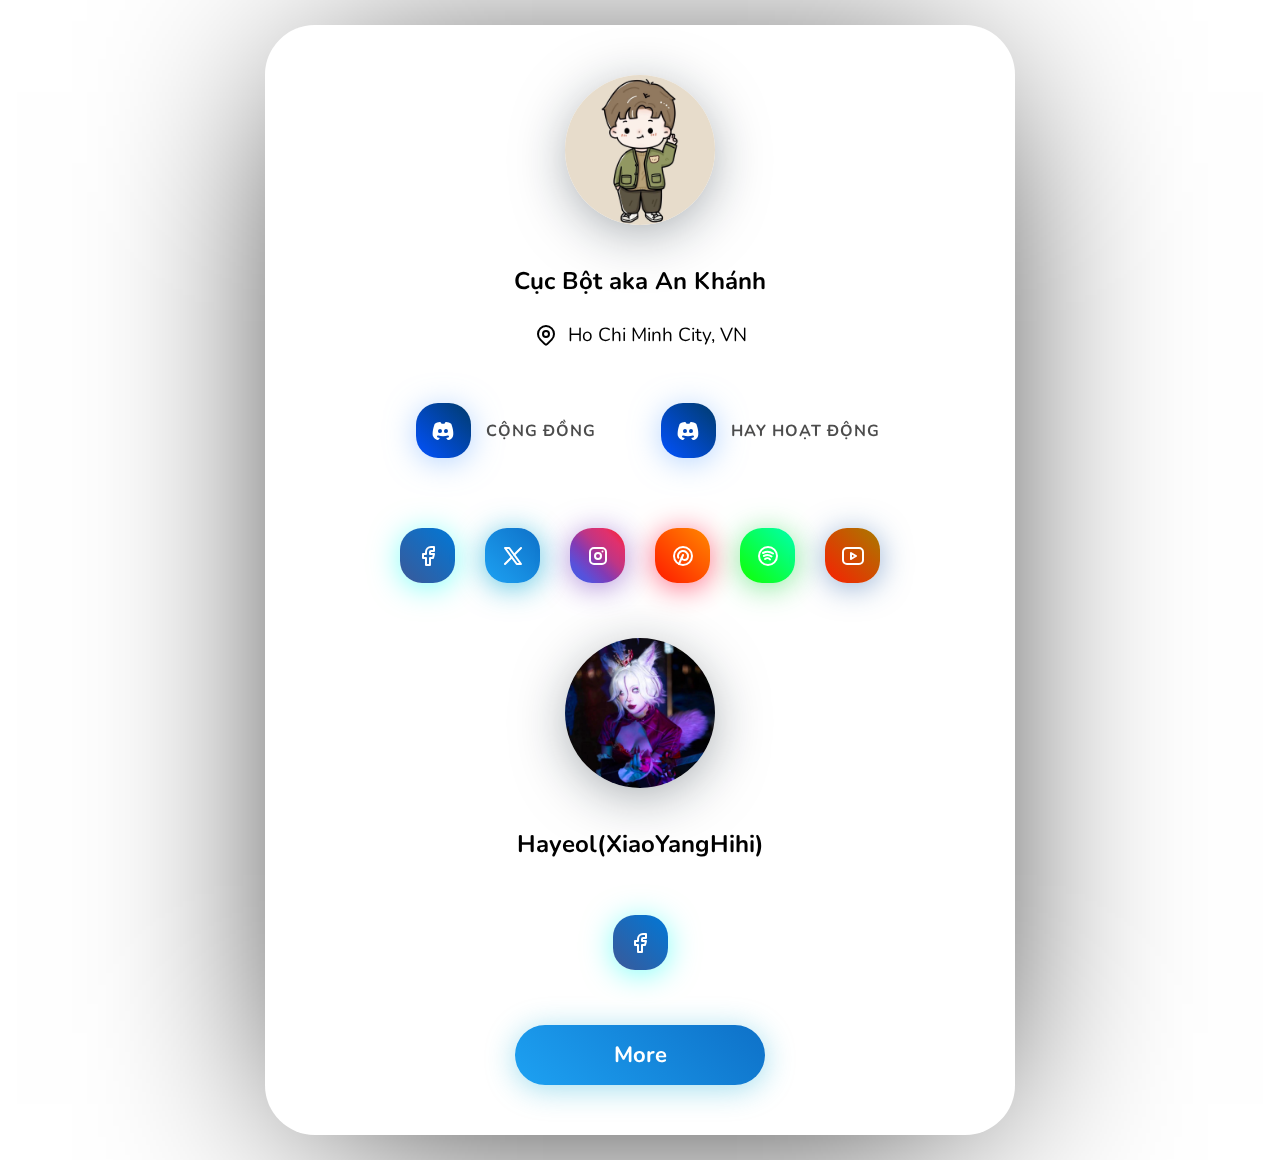
<file: index.html>
<!DOCTYPE html>
<html lang="en">

<head>
  <meta charset="UTF-8" />
  <meta http-equiv="X-UA-Compatible" content="IE=edge" />
  <meta name="viewport" content="width=device-width, initial-scale=1.0" />
  <link rel="icon" type="image/png" href="./images/ayakakhung.webp" />
  <link rel="stylesheet" href="css/reset.css" />
  <link rel="stylesheet" href="css/card.css" />
  <title>Cục Bột</title>
</head>

<body>
  <div class="profile-card">
    <figure class="profile-card__img">
      <img src="/images/some/IMG_0516.webp" alt="Cục Bột" />
    </figure>

    <div class="profile-card__desc">
      <h2>Cục Bột aka An Khánh</h2>
      <div style="display: flex; align-items: center; gap: 10px">
        <svg xmlns="http://www.w3.org/2000/svg" class="icon icon-tabler icon-tabler-map-pin" width="24" height="24"
          viewBox="0 0 24 24" stroke-width="2" stroke="currentColor" fill="none" stroke-linecap="round"
          stroke-linejoin="round">
          <path>  ath stroke="none" d="M0 0h24v24H0z" fill="none"></path>
          <circle cx="12" cy="11" r="3"></circle>
          <path d="M17.657 16.657l-4.243 4.243a2 2 0 0 1 -2.827 0l-4.244 -4.243a8 8 0 1 1 11.314 0z"></path>
        </svg>
        <span>Ho Chi Minh City, VN</span>
      </div>
    </div>

    <div class="profile-card__info">
      <div class="profile-card__social">
        <a href="http://discord.gg/yPwbEa8HYP" class="discord" target="_blank" title="Discord">
          <svg xmlns="http://www.w3.org/2000/svg" class="icon icon-tabler icon-tabler-brand-discord-filled" width="24"
            height="24" viewBox="0 0 24 24" stroke-width="2" stroke="#ffffff" fill="none" stroke-linecap="round"
            stroke-linejoin="round">
            <path stroke="none" d="M0 0h24v24H0z" fill="none" />
            <path
              d="M14.983 3l.123 .006c2.014 .214 3.527 .672 4.966 1.673a1 1 0 0 1 .371 .488c1.876 5.315 2.373 9.987 1.451 12.28c-1.003 2.005 -2.606 3.553 -4.394 3.553c-.732 0 -1.693 -.968 -2.328 -2.045a21.512 21.512 0 0 0 2.103 -.493a1 1 0 1 0 -.55 -1.924c-3.32 .95 -6.13 .95 -9.45 0a1 1 0 0 0 -.55 1.924c.717 .204 1.416 .37 2.103 .494c-.635 1.075 -1.596 2.044 -2.328 2.044c-1.788 0 -3.391 -1.548 -4.428 -3.629c-.888 -2.217 -.39 -6.89 1.485 -12.204a1 1 0 0 1 .371 -.488c1.439 -1.001 2.952 -1.459 4.966 -1.673a1 1 0 0 1 .935 .435l.063 .107l.651 1.285l.137 -.016a12.97 12.97 0 0 1 2.643 0l.134 .016l.65 -1.284a1 1 0 0 1 .754 -.54l.122 -.009zm-5.983 7a2 2 0 0 0 -1.977 1.697l-.018 .154l-.005 .149l.005 .15a2 2 0 1 0 1.995 -2.15zm6 0a2 2 0 0 0 -1.977 1.697l-.018 .154l-.005 .149l.005 .15a2 2 0 1 0 1.995 -2.15z"
              stroke-width="0" fill="currentColor" />
          </svg>
        </a>
        <span>Cộng Đồng</span>
      </div>
      <div class="profile-card__social">
        <a href="https://discord.gg/nxxyCDg" class="discord" target="_blank" title="Discord">
          <svg xmlns="http://www.w3.org/2000/svg" class="icon icon-tabler icon-tabler-brand-discord-filled" width="24"
            height="24" viewBox="0 0 24 24" stroke-width="2" stroke="#ffffff" fill="none" stroke-linecap="round"
            stroke-linejoin="round">
            <path stroke="none" d="M0 0h24v24H0z" fill="none" />
            <path
              d="M14.983 3l.123 .006c2.014 .214 3.527 .672 4.966 1.673a1 1 0 0 1 .371 .488c1.876 5.315 2.373 9.987 1.451 12.28c-1.003 2.005 -2.606 3.553 -4.394 3.553c-.732 0 -1.693 -.968 -2.328 -2.045a21.512 21.512 0 0 0 2.103 -.493a1 1 0 1 0 -.55 -1.924c-3.32 .95 -6.13 .95 -9.45 0a1 1 0 0 0 -.55 1.924c.717 .204 1.416 .37 2.103 .494c-.635 1.075 -1.596 2.044 -2.328 2.044c-1.788 0 -3.391 -1.548 -4.428 -3.629c-.888 -2.217 -.39 -6.89 1.485 -12.204a1 1 0 0 1 .371 -.488c1.439 -1.001 2.952 -1.459 4.966 -1.673a1 1 0 0 1 .935 .435l.063 .107l.651 1.285l.137 -.016a12.97 12.97 0 0 1 2.643 0l.134 .016l.65 -1.284a1 1 0 0 1 .754 -.54l.122 -.009zm-5.983 7a2 2 0 0 0 -1.977 1.697l-.018 .154l-.005 .149l.005 .15a2 2 0 1 0 1.995 -2.15zm6 0a2 2 0 0 0 -1.977 1.697l-.018 .154l-.005 .149l.005 .15a2 2 0 1 0 1.995 -2.15z"
              stroke-width="0" fill="currentColor" />
          </svg>
        </a>
        <span>Hay hoạt động</span>
      </div>
    </div>

    <div class="profile-card__social">
      <a href="https://www.facebook.com/lihuanganqing" class="facebook" target="_blank" title="Facebook Cá Nhân">
        <svg xmlns="http://www.w3.org/2000/svg" class="icon icon-tabler icon-tabler-brand-facebook" width="24"
          height="24" viewBox="0 0 24 24" stroke-width="2" stroke="currentColor" fill="none" stroke-linecap="round"
          stroke-linejoin="round">
          <path stroke="none" d="M0 0h24v24H0z" fill="none"></path>
          <path d="M7 10v4h3v7h4v-7h3l1 -4h-4v-2a1 1 0 0 1 1 -1h3v-4h-3a5 5 0 0 0 -5 5v2h-3"></path>
        </svg>
      </a>
      <a href="https://twitter.com/ankhanh56" class="x" target="_blank" title="X">
        <svg xmlns="http://www.w3.org/2000/svg" class="icon icon-tabler icon-tabler-brand-x" width="24" height="24"
          viewBox="0 0 24 24" stroke-width="2" stroke="#fff" fill="none" stroke-linecap="round" stroke-linejoin="round">
          <path stroke="none" d="M0 0h24v24H0z" fill="none" />
          <path d="M4 4l11.733 16h4.267l-11.733 -16z" />
          <path d="M4 20l6.768 -6.768m2.46 -2.46l6.772 -6.772" />
        </svg>
      </a>
      <a href="https://www.instagram.com/271.hnahkna" class="instagram" target="_blank" title="Instagram">
        <svg xmlns="http://www.w3.org/2000/svg" class="icon icon-tabler icon-tabler-brand-instagram" width="24"
          height="24" viewBox="0 0 24 24" stroke-width="2" stroke="currentColor" fill="none" stroke-linecap="round"
          stroke-linejoin="round">
          <path stroke="none" d="M0 0h24v24H0z" fill="none"></path>
          <rect x="4" y="4" width="16" height="16" rx="4"></rect>
          <circle cx="12" cy="12" r="3"></circle>
          <line x1="16.5" y1="7.5" x2="16.5" y2="7.501"></line>
        </svg>
      </a>
      <a href="https://pin.it/4P9moPx" class="pinterest" target="_blank" title="Pinterest">
        <svg xmlns="http://www.w3.org/2000/svg" class="icon icon-tabler icon-tabler-brand-pinterest" width="24"
          height="24" viewBox="0 0 24 24" stroke-width="2" stroke="currentColor" fill="none" stroke-linecap="round"
          stroke-linejoin="round">
          <path stroke="none" d="M0 0h24v24H0z" fill="none"></path>
          <line x1="8" y1="20" x2="12" y2="11"></line>
          <path d="M10.7 14c.437 1.263 1.43 2 2.55 2c2.071 0 3.75 -1.554 3.75 -4a5 5 0 1 0 -9.7 1.7"></path>
          <circle cx="12" cy="12" r="9"></circle>
        </svg>
      </a>
      <a href="https://open.spotify.com/user/6bd0x7w8xr2gjrpbefbgyds1w?si=6a99b2d8a6c54960" class="spotify"
        target="_blank" title="Spotify">
        <svg xmlns="http://www.w3.org/2000/svg" class="icon icon-tabler icon-tabler-brand-spotify" width="24"
          height="24" viewBox="0 0 24 24" stroke-width="2" stroke="currentColor" fill="none" stroke-linecap="round"
          stroke-linejoin="round">
          <path stroke="none" d="M0 0h24v24H0z" fill="none"></path>
          <circle cx="12" cy="12" r="9"></circle>
          <path d="M8 11.973c2.5 -1.473 5.5 -.973 7.5 .527"></path>
          <path d="M9 15c1.5 -1 4 -1 5 .5"></path>
          <path d="M7 9c2 -1 6 -2 10 .5"></path>
        </svg>
      </a>
      <a href="https://www.youtube.com/@ankhanh56" class="youtube" target="_blank" title="Youtube Channel">
        <svg xmlns="http://www.w3.org/2000/svg" class="icon icon-tabler icon-tabler-brand-youtube" width="24"
          height="24" viewBox="0 0 24 24" stroke-width="2" stroke="#ffffff" fill="none" stroke-linecap="round"
          stroke-linejoin="round">
          <path stroke="none" d="M0 0h24v24H0z" fill="none" />
          <path d="M2 8a4 4 0 0 1 4 -4h12a4 4 0 0 1 4 4v8a4 4 0 0 1 -4 4h-12a4 4 0 0 1 -4 -4v-8z" />
          <path d="M10 9l5 3l-5 3z" />
        </svg>
      </a>
    </div>


    <!-- HAYEOL -->

    <div class="profile-card__img">
      <img src="./images/some/xiaoyang.webp" alt="">
    </div>
    <div class="profile-card__desc">
      <h2>Hayeol(XiaoYangHihi)</h2>


    </div>
    <div class="profile-card__social">
      <a href="https://www.facebook.com/hayeol0806" class="facebook" target="_blank" title="Facebook Cá Nhân">
        <svg xmlns="http://www.w3.org/2000/svg" class="icon icon-tabler icon-tabler-brand-facebook" width="24"
          height="24" viewBox="0 0 24 24" stroke-width="2" stroke="currentColor" fill="none" stroke-linecap="round"
          stroke-linejoin="round">
          <path stroke="none" d="M0 0h24v24H0z" fill="none"></path>
          <path d="M7 10v4h3v7h4v-7h3l1 -4h-4v-2a1 1 0 0 1 1 -1h3v-4h-3a5 5 0 0 0 -5 5v2h-3"></path>
        </svg>
      </a>
    </div>

    <div class="profile-card__actions">
            <a href="/ankhanh/">
              <button class="blue_more">More</button>
            </a>
            <!-- <button class="orange">Follow Me</button> -->
        </div>
  </div>
</body>

</html>
</file>
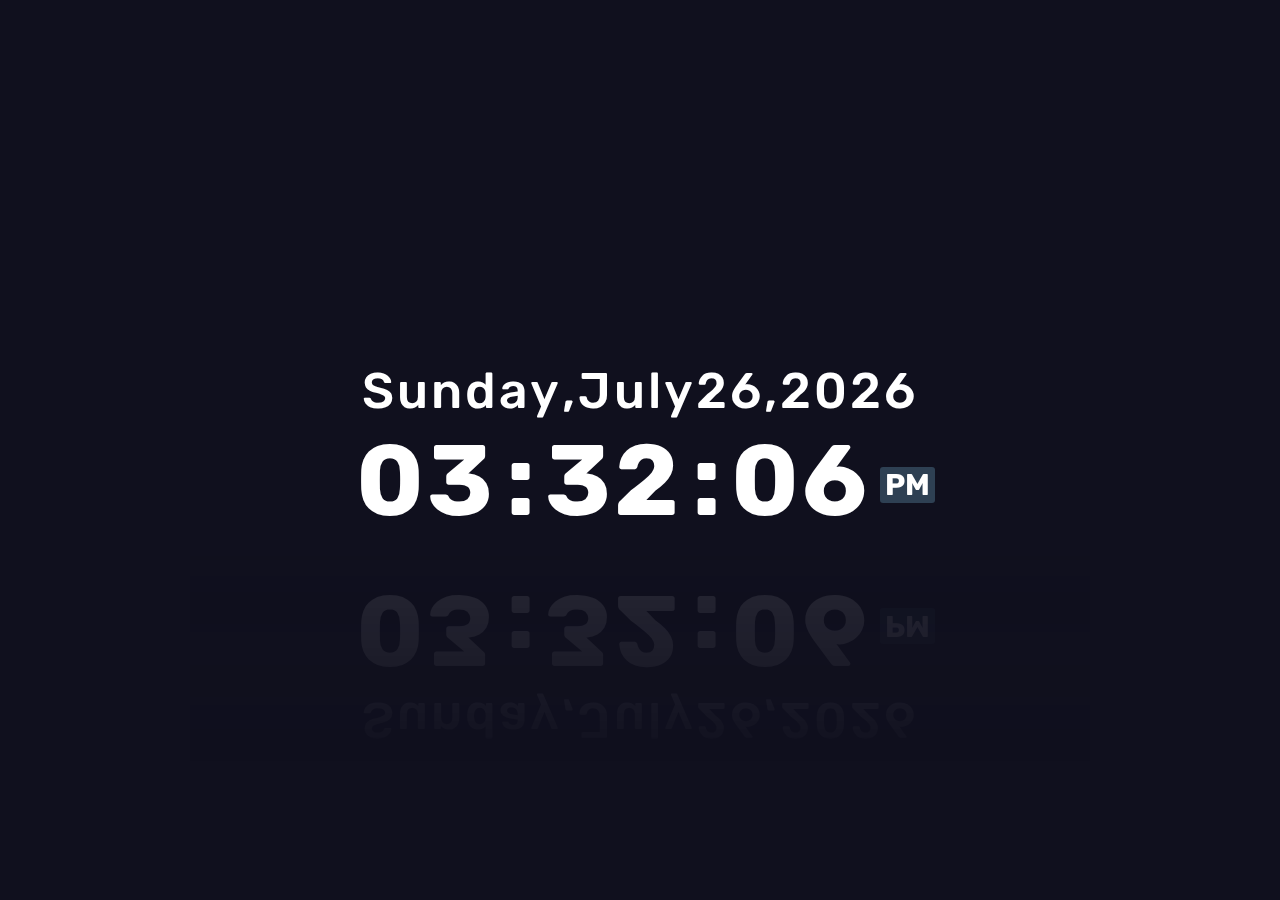
<file: time.html>
<!DOCTYPE html>
<html lang="en">
<head>
   <meta charset="UTF-8">
   <meta http-equiv="X-UA-Compatible" content="IE=edge">
   <meta name="viewport" content="width=device-width, initial-scale=1.0">
   <link rel="icon" type="image/png" href="./images/ayakakhung.webp">
   <link rel="stylesheet" href="css/time.css">
   <title>Time</title>
</head>
<body onload="initClock()">
   <section>
      <div class="datetime">
         <div class="date">
            <span id="dayname"> Day </span>,
            <span id="month"> Month </span>
            <span id="daynum"> 00 </span>,
            <span id="year"> Year </span>
         </div>
         <div class="time">
            <span id="hour">00</span>:
            <span id="minutes">00</span>:
            <span id="seconds">00</span>
            <span id="period">AM</span>
         </div>
      </div>
   </section>


<!-- SCRIPTS -->
   <script type="text/javascript">
      function updateClock(){
         var now = new Date();
         var dname = now.getDay(),
             mo = now.getMonth(),
             dnum = now.getDate(),
             yr = now.getFullYear(),
             hou = now.getHours(),
             min = now.getMinutes(),
             sec = now.getSeconds(),
             pe = "AM";

            if(hou == 0){
              hou = 12;
            }
            if(hou > 12){
              hou = hou - 12;
              pe = "PM"
            }

            Number.prototype.pad = function(digits){
              for(var n = this.toString(); n.length < digits; n = 0 + n);
              return n;
            }


         var months = ["January", "February", "March", "April", "May", "June", "July", "Augest", "September", "October", "November", "December"];
         var week = ["Sunday", "Monday", "Tuesday", "Wednesday", "Thursday", "Friday", "Saturday"];
         var ids = ["dayname", "month", "daynum", "year", "hour", "minutes", "seconds" , "period"];
         var values = [week[dname], months[mo], dnum.pad(2), yr, hou.pad(2), min.pad(2), sec.pad(2), pe];
         for(var i=0; i < ids.length; i++)
         {
            document.getElementById(ids[i]).firstChild.nodeValue = values[i]
         }
      }
      function initClock(){
         updateClock();
         window.setInterval("updateClock()",1);
      }
   </script>
</body>
</html>
</file>
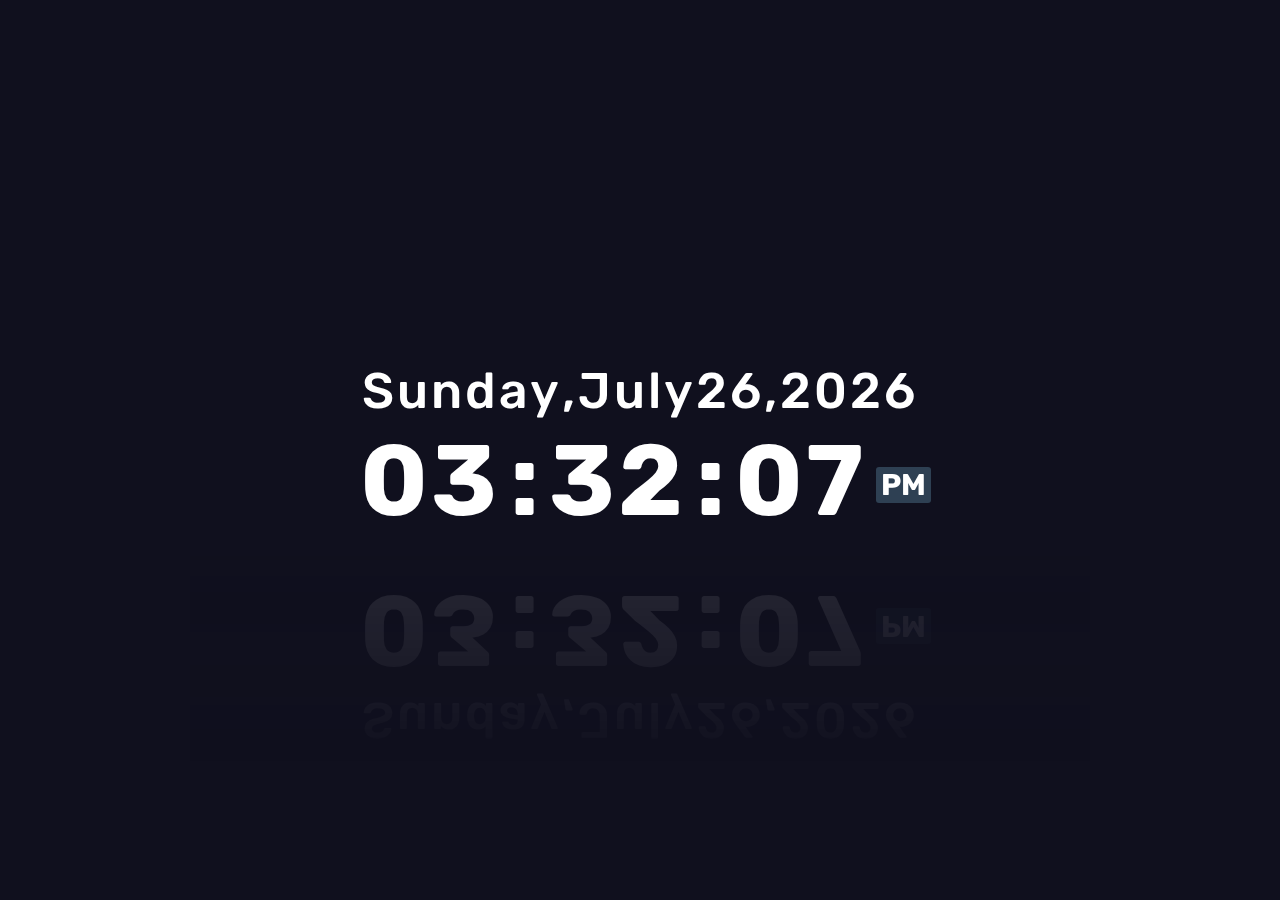
<file: timehour.html>
<!DOCTYPE html>
<html lang="en">
<head>
   <meta charset="UTF-8">
   <meta http-equiv="X-UA-Compatible" content="IE=edge">
   <meta name="viewport" content="width=device-width, initial-scale=1.0">
   <link rel="icon" type="image/png" href="./images/logo.png">
   <link rel="stylesheet" href="css/time.css">
   <title>Time-Zone</title>
</head>
<body onload="initClock()">
   <section>
      <div class="datetime">
         <div class="date">
            <span id="dayname"> Day </span>,
            <span id="month"> Month </span>
            <span id="daynum"> 00 </span>,
            <span id="year"> Year </span>
         </div>
         <div class="time">
            <span id="hour">00</span>:
            <span id="minutes">00</span>:
            <span id="seconds">00</span>
            <span id="period">AM</span>
         </div>
      </div>
   </section>


<!-- SCRIPTS -->
   <script type="text/javascript">
      function updateClock(){
         var now = new Date();
         var dname = now.getDay(),
             mo = now.getMonth(),
             dnum = now.getDate(),
             yr = now.getFullYear(),
             hou = now.getHours(),
             min = now.getMinutes(),
             sec = now.getSeconds(),
             pe = "AM";

            if(hou == 0){
              hou = 12;
            }
            if(hou > 12){
              hou = hou - 12;
              pe = "PM"
            }

            Number.prototype.pad = function(digits){
              for(var n = this.toString(); n.length < digits; n = 0 + n);
              return n;
            }


         var months = ["January", "February", "March", "April", "May", "June", "July", "Augest", "September", "October", "November", "December"];
         var week = ["Sunday", "Monday", "Tuesday", "Wednesday", "Thursday", "Friday", "Saturday"];
         var ids = ["dayname", "month", "daynum", "year", "hour", "minutes", "seconds" , "period"];
         var values = [week[dname], months[mo], dnum.pad(2), yr, hou.pad(2), min.pad(2), sec.pad(2), pe];
         for(var i=0; i < ids.length; i++)
         {
            document.getElementById(ids[i]).firstChild.nodeValue = values[i]
         }
      }
      function initClock(){
         updateClock();
         window.setInterval("updateClock()",1);
      }
   </script>
</body>
</html>
</file>
<file: css/time.css>
@import url("css.css");

*{
   padding: 0;
   margin: 0;
   box-sizing: border-box;
}

body{
   height: 100vh;
   display: flex;
   justify-content: center;
   align-items: center;
   background: #10101e;
}

.datetime{
   color: white;
   background: #10101e;
   font-family: "Rubik", sans-serif;
   width: 900px;
   font-weight: 700;
   padding: 15px 10px;
   /* border: 4px solid #2E4053;
   border-radius: 6px; */
   -webkit-box-reflect: below 1px linear-gradient(transparent, rgba(255, 255, 255, 0.1));
   transition: 0.5s;
   transition-property: background, box-shadow;
}

.date{
   font-size: 50px;
   display: flex;
   letter-spacing: 3px;
   font-weight: 500;
   text-align: center;
   justify-content: center;
}

.time{
   font-size: 100px;
   display: flex;
   justify-content: center;
   align-items: center;
}

.time span:not(:last-child){
   position: relative;
   margin: 0 10px;
   font-weight: 600;
   text-align: center;
   letter-spacing: 3px;
}

.time span:last-child{
   background: #2E4053;
   font-size: 30px;
   font-weight: 600;
   text-transform: uppercase;
   margin-top: 10px;
   padding: 0 5px;
   border-radius: 3px;
}
</file>
<file: css/card.css>
@import url("/css/reset.css");
@import url('https://fonts.googleapis.com/css2?family=Nunito:wght@300;400;500;600;700&display=swap');

body{
    font: 18px "Nunito", sans-serif;
    color: black;
    min-height: 100vh;
    display: flex;
    justify-content: center;
    align-items: center;
}

body::before{
    content: '';
    position: fixed;
    inset: 0;
    z-index: -1;
    pointer-events: none;
    background: url(https://ankhanh56.github.io/ankhanh/img/acheron.webp) no-repeat center;
    background-size: cover;
    animation: backgroundZoomAnimate 20s forwards;
}

@keyframes backgroundZoomAnimate {
    from {
        transform: scale(1);
    }
    to {
        transform: calc(1.3);
    }
}

.profile-card{
    margin-top: 25px;
    margin-bottom: 25px;
    box-shadow: 0 18px 200px -50px black;
    border-radius: 50px;
    width: 750px;
    position: relative;
    backdrop-filter: blur(15px);
    border: 2px solid #ffffff40;
    padding: 3rem 5rem;
    display: flex;
    flex-direction: column;
    gap: 40px;

    @media screen and (max-width: 768px) {
        width: auto;
    }
}

.profile-card__img img{
    margin: auto;
    width: 150px;
    height: 150px;
    border-radius: 50%;
    object-fit: cover;
    display: block;
    box-shadow: 0 10px 60px -10px rgba(13, 28, 39, .5);
}

.profile-card__desc {
    text-align: center;
    display: flex;
    flex-direction: column;
    gap: 25px;
}

.profile-card__desc h2{
    font-size: 1.5rem;
    font-weight: bold;
}

.profile-card__desc div{
    font-size: 19px;
    text-align: center;
    justify-content: center;
}

.profile-card__info{
    display: flex;
    justify-content: center;
    gap: 50px;

    @media screen and (max-width: 576px) {
        gap: 30px;
    }
}

.profile-card__info > div{
    text-transform: uppercase;
    font-weight: bold;
    letter-spacing: 1px;
    text-align: center;
}

.profile-card__info > div > *:first-child{
    font-weight: bold;
    letter-spacing: 3px;
    font-size: 2rem;
    margin-bottom: 15px;
}

.profile-card__info > div > *:last-child{
    font-size: 16px;
    opacity: .7;
}

.profile-card__social{
    display: flex;
    justify-content: center;
    align-items: center;
    flex-wrap: wrap;
}

.profile-card__social a{
    display: inline-flex;
    width: 55px;
    height: 55px;
    margin: 15px;
    border-radius: 40%;
    align-items: center;
    justify-content: center;
    color: white;
    position: relative;
    flex-shrink: 0;
    transition: all .3s;

    @media screen and (max-width:768px) {
        width: 50px;
        height: 50px;
        margin: 10px;
    }

    @media screen and (min-width:768px) {
        :hover{
            transform: calc(1.2) translate(-5px);
        }
    }
}
.profile-card__social a.discord{
    background: linear-gradient(45deg, #0252ff, #013b6b);
    box-shadow: 0 4px 30px rgba(107, 171, 255, 0.5);
}

.profile-card__social a.youtube{
    background: linear-gradient(45deg, #f81f03, #a87b00);
    box-shadow: 0 4px 30px rgba(43, 98, 169, 0.5);
}

.profile-card__social a.facebook{
    background: linear-gradient(45deg, #3b5998, #0078d7);
    box-shadow: 0 4px 30px rgba(2, 255, 242, 0.5);
}

.profile-card__social a.x{
    background: linear-gradient(45deg, #1da1f2, #0e71c8);
    box-shadow: 0 4px 30px rgba(19, 172, 212, 0.7);
}
.profile-card__social a.instagram{
    background: linear-gradient(45deg, #405de6, #5851db, #833ab4, #c13584, #e1306c, #fd1d1d);
    box-shadow: 0 4px 30px rgba(120, 64, 190, 0.6);
}
.profile-card__social a.github{
    background: linear-gradient(45deg,#333 ,#626b73);
    box-shadow: 0 4px 30px rgba(63, 65, 67, 0.6);
}
.profile-card__social a.pinterest{
    background: linear-gradient(45deg,#FF1900 ,#FF8900);
    box-shadow: 0 4px 30px rgba(255, 0, 47, 0.6);
}
.profile-card__social a.spotify{
    background: linear-gradient(45deg,#10FF00 ,#00FFAF);
    box-shadow: 0 4px 30px rgba(48, 218, 82, 0.6);
}
.profile-card__social > a:hover{
    box-shadow: 0 17px 30px rgba(0, 204, 255, 0.75);
}

.profile-card__actions{
    display: flex;
    align-items: center;
    justify-content: center;
    gap: 2rem;

    @media screen and (max-width:576px) {
        flex-direction:column;
        gap: 1.5rem;
    }
}

.profile-card__actions > a > button{
    font-weight: bold;
    font-size: 22px;
    padding: 15px 0;
    text-align: center;
    min-width: 250px;
    border-radius: 50px;
    color: white;
    cursor: pointer;
    transition: all .2s;

    @media screen and (max-width:768px) {
        min-width: 170px;
    }

    @media screen and (max-width:576px) {
        min-width: inherit;
        width: 100%;
        max-width: 350px;
    }

    @media screen and (min-width:576px) {
        :hover{
            transform: translateY(-5px);
        }
    }
}

.profile-card__actions > a > button.blue_more{
    background: linear-gradient(45deg, #1da1f2, #0e71c8);
    box-shadow: 0 4px 30px rgba(19, 172, 212, 0.4);
}
.profile-card__actions > button.orange{
    background: linear-gradient(45deg, #d5135a, #f05924);
    box-shadow: 0 4px 30px rgba(235, 45, 70, 0.75);
}
.profile-card__actions > button.orange:hover{
    box-shadow: 0 17px 30px rgba(235, 45, 70, 0.35);
}
.profile-card__actions > a > button.blue_more:hover{
    box-shadow: 0 17px 30px rgba(19, 172, 212, 0.75);
}
</file>
